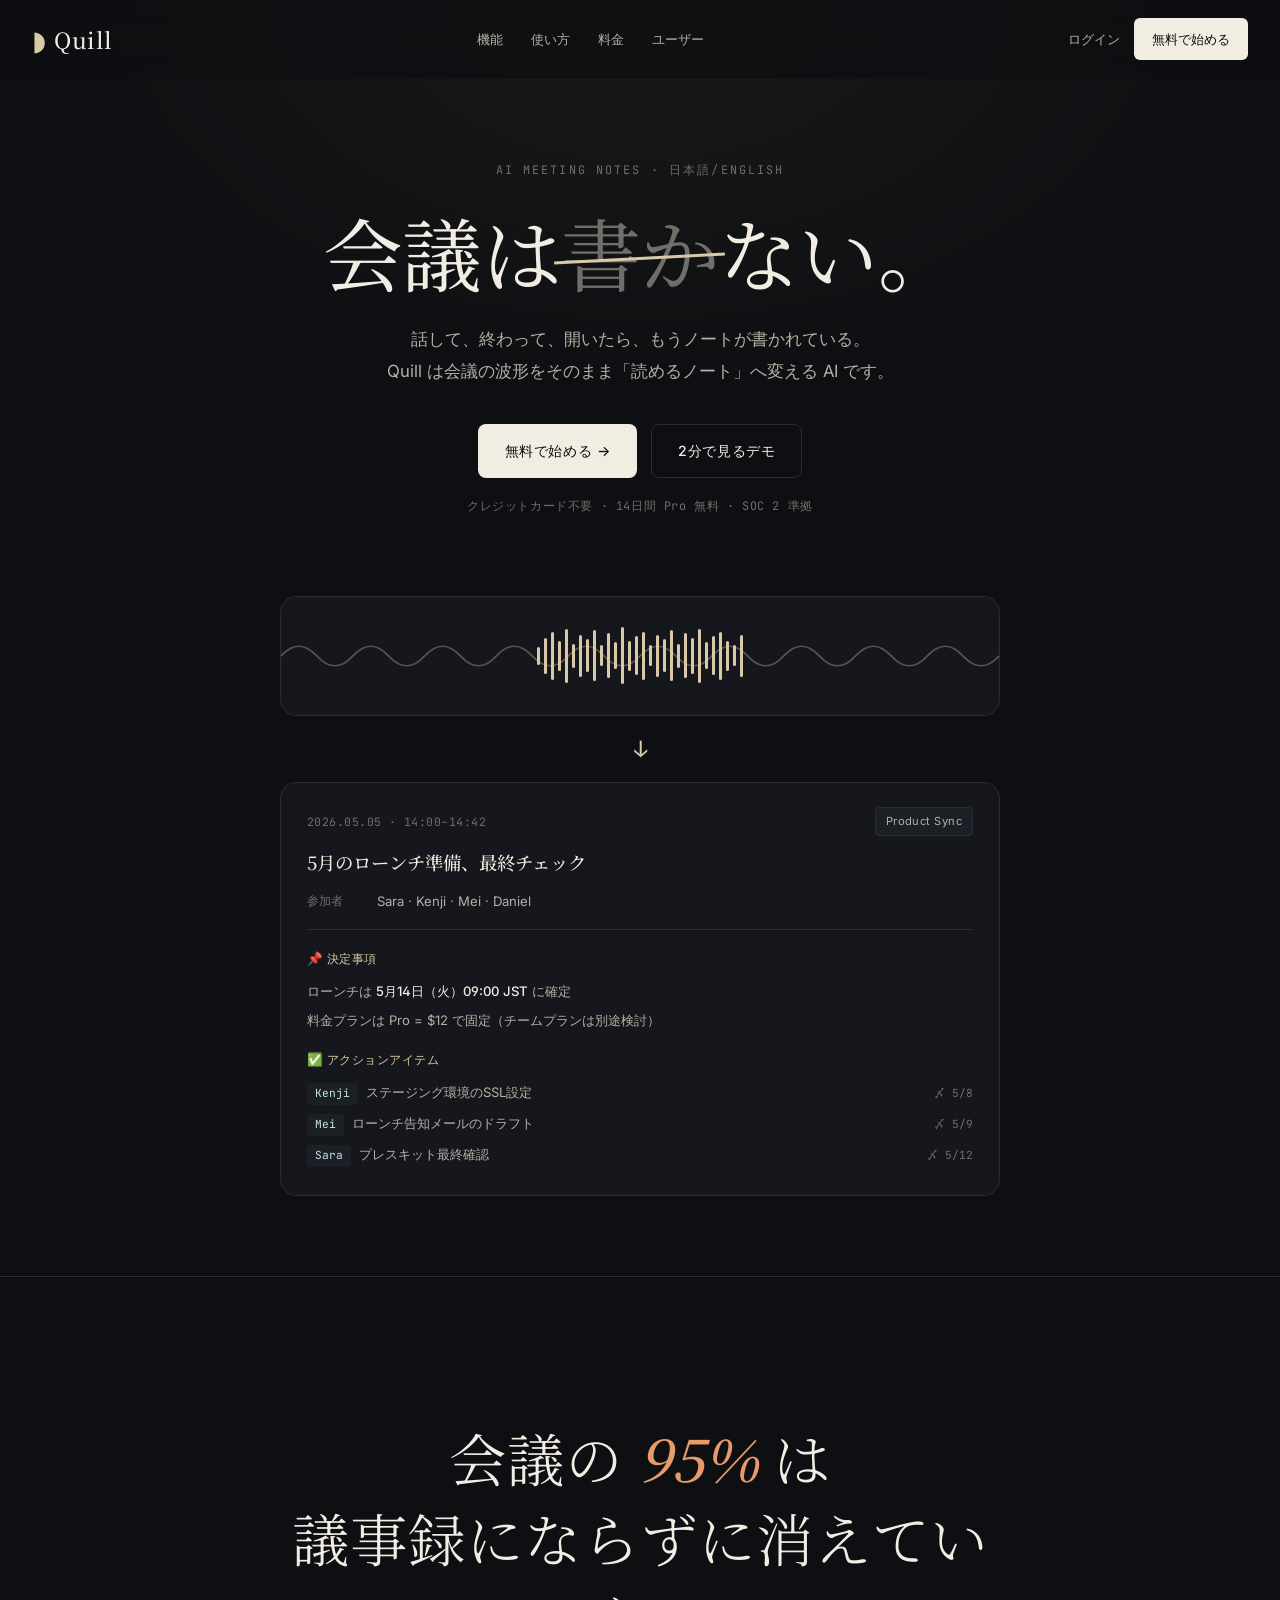
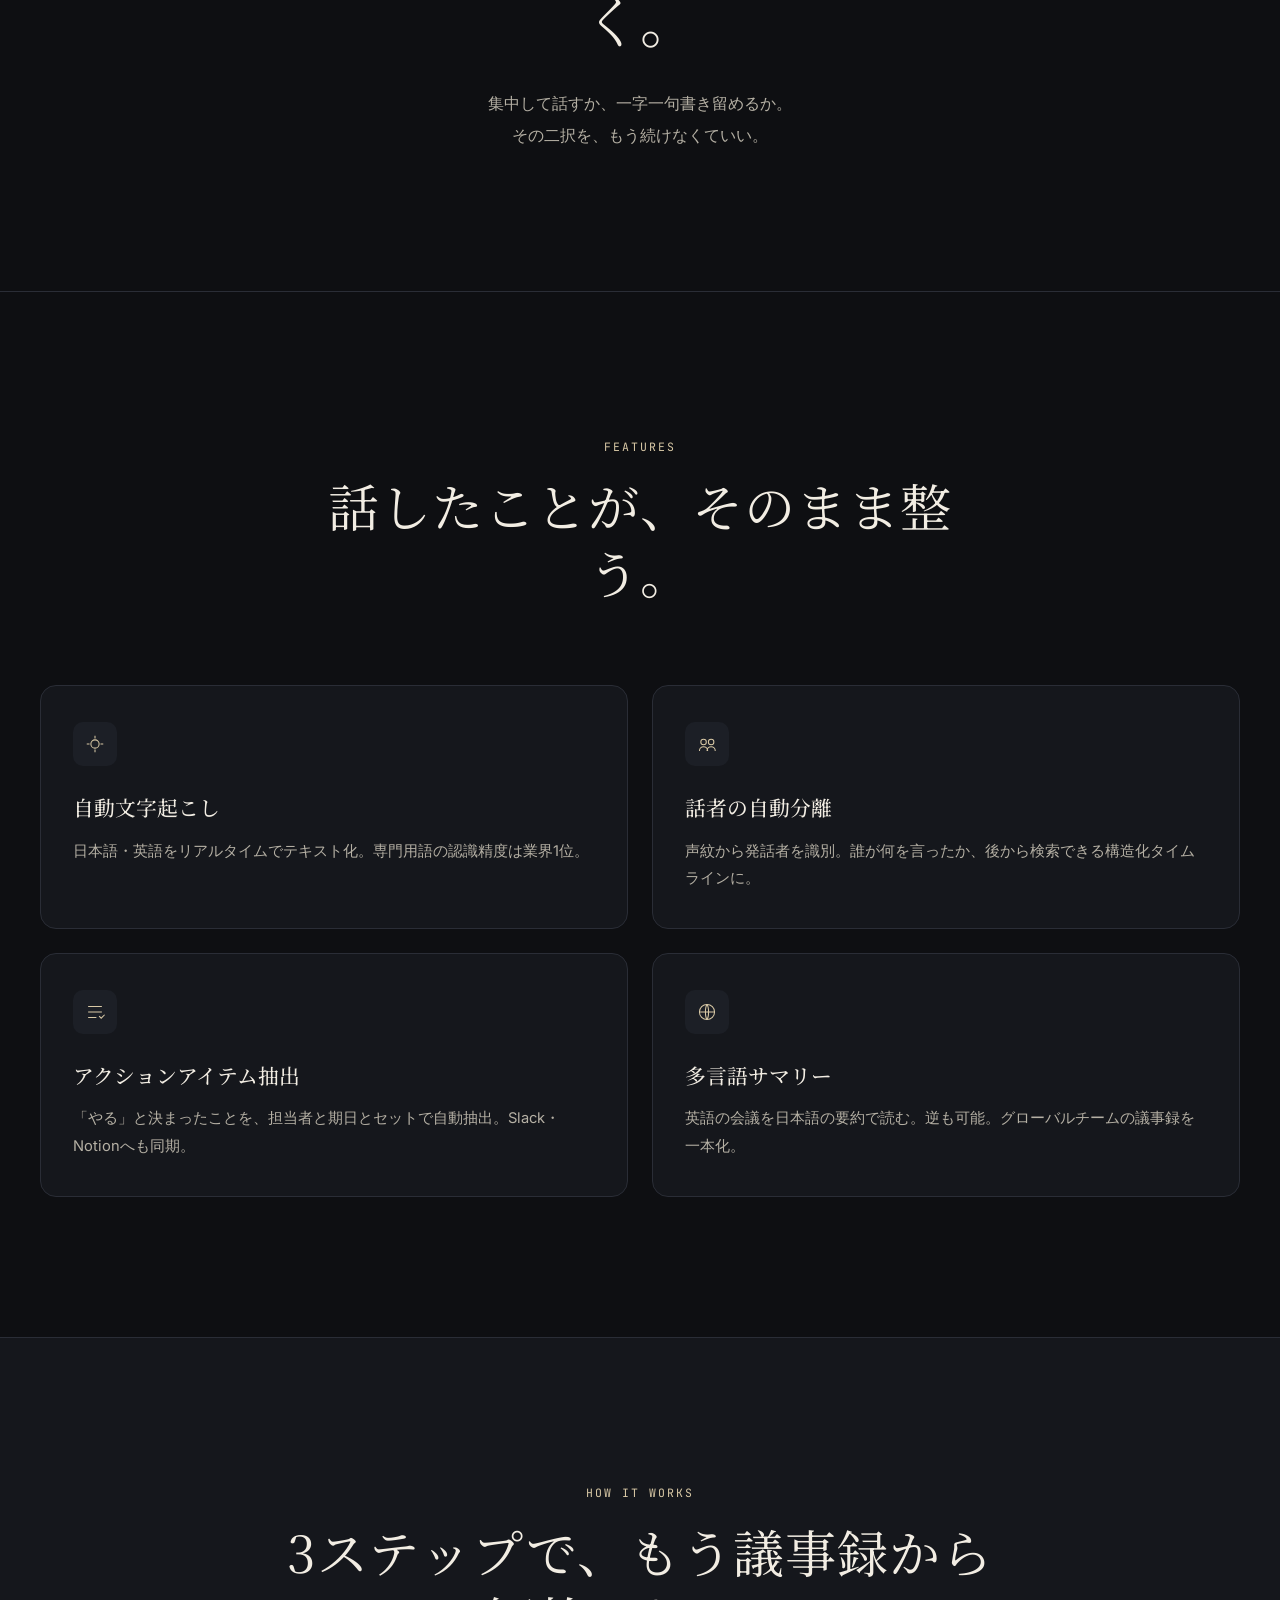
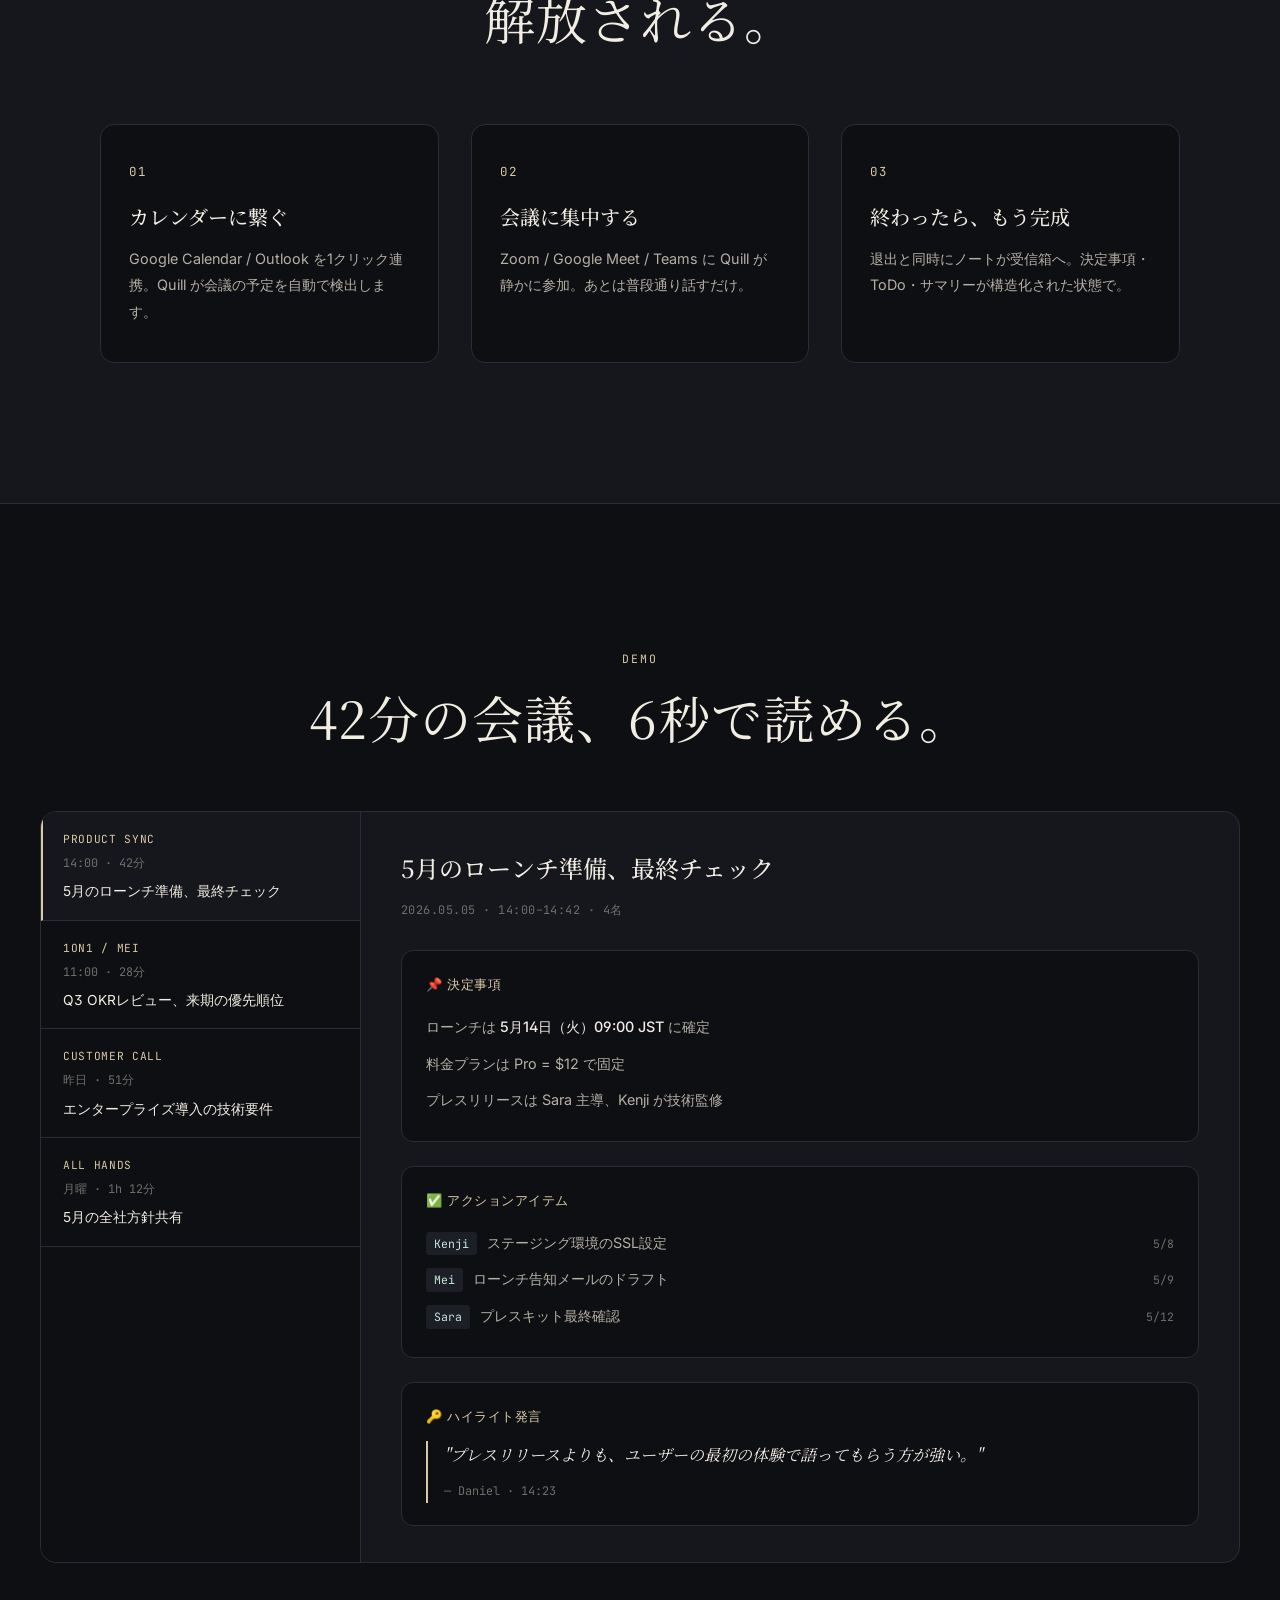
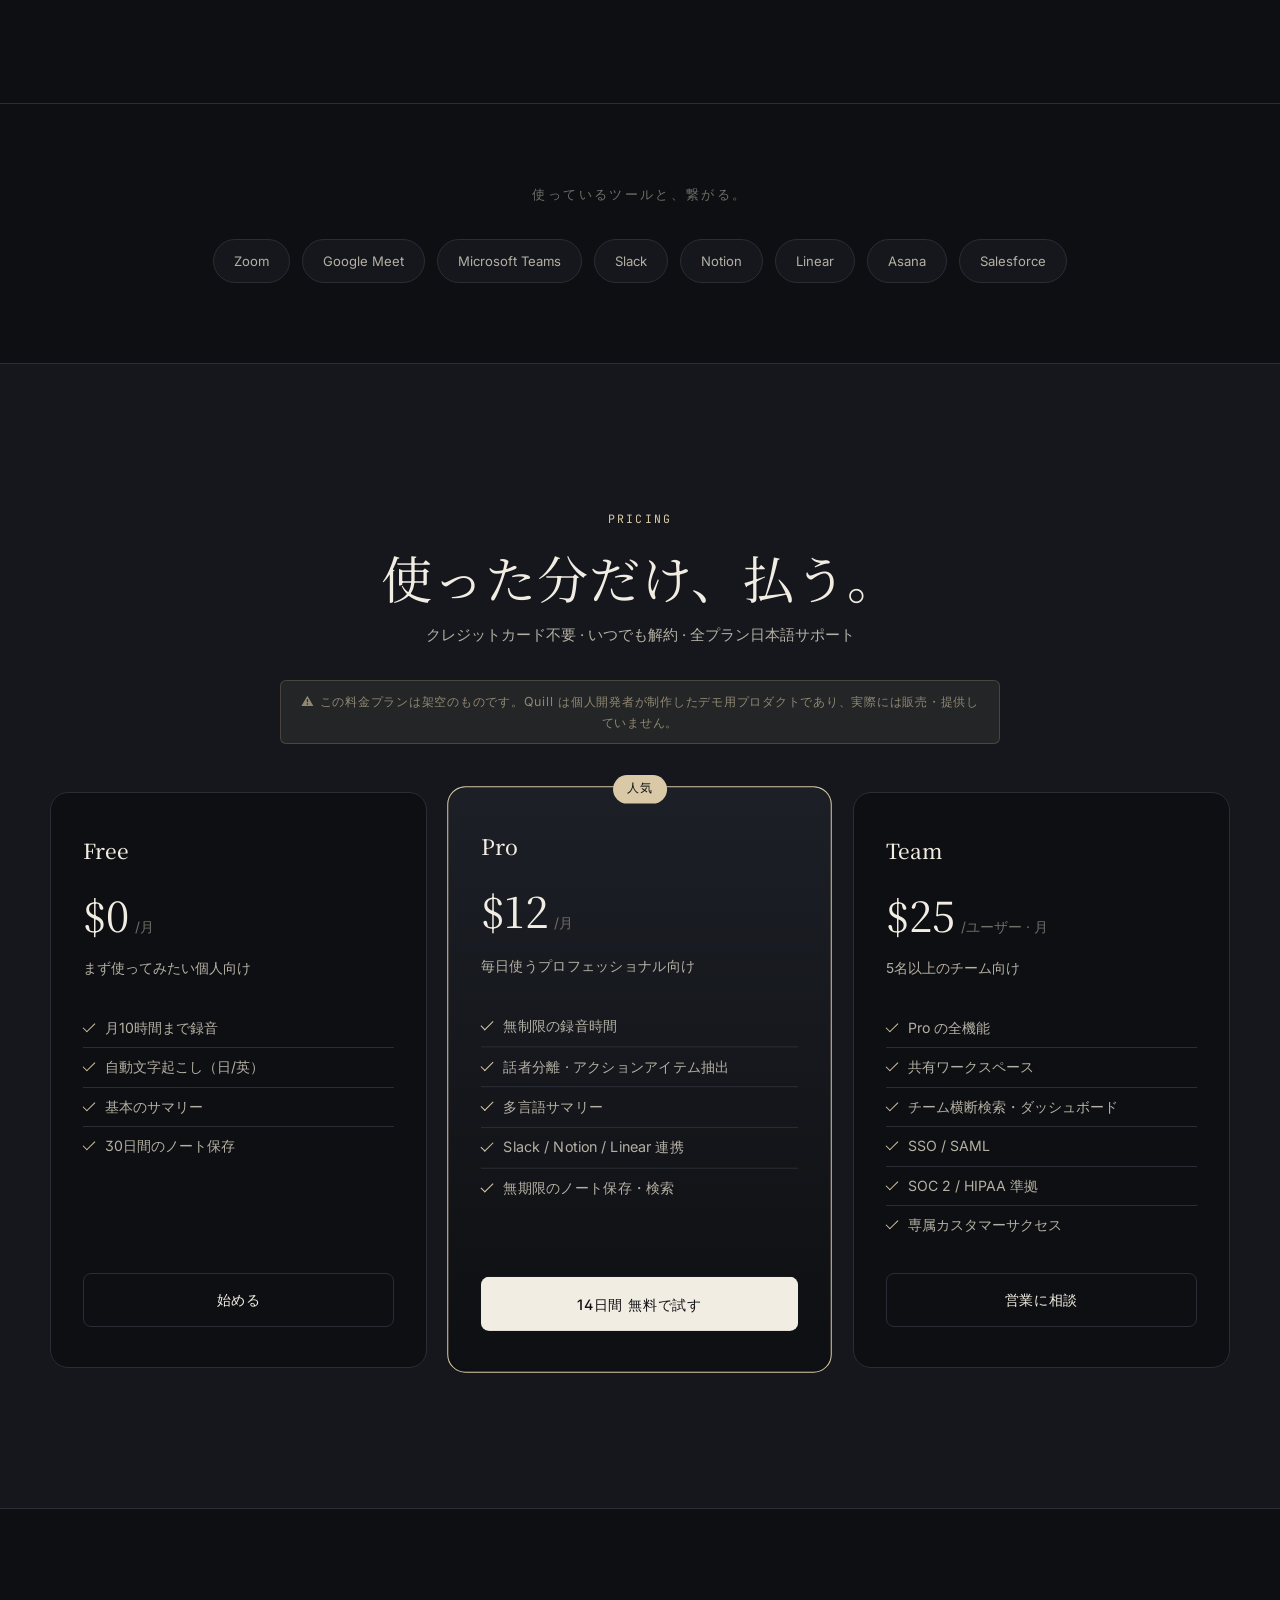
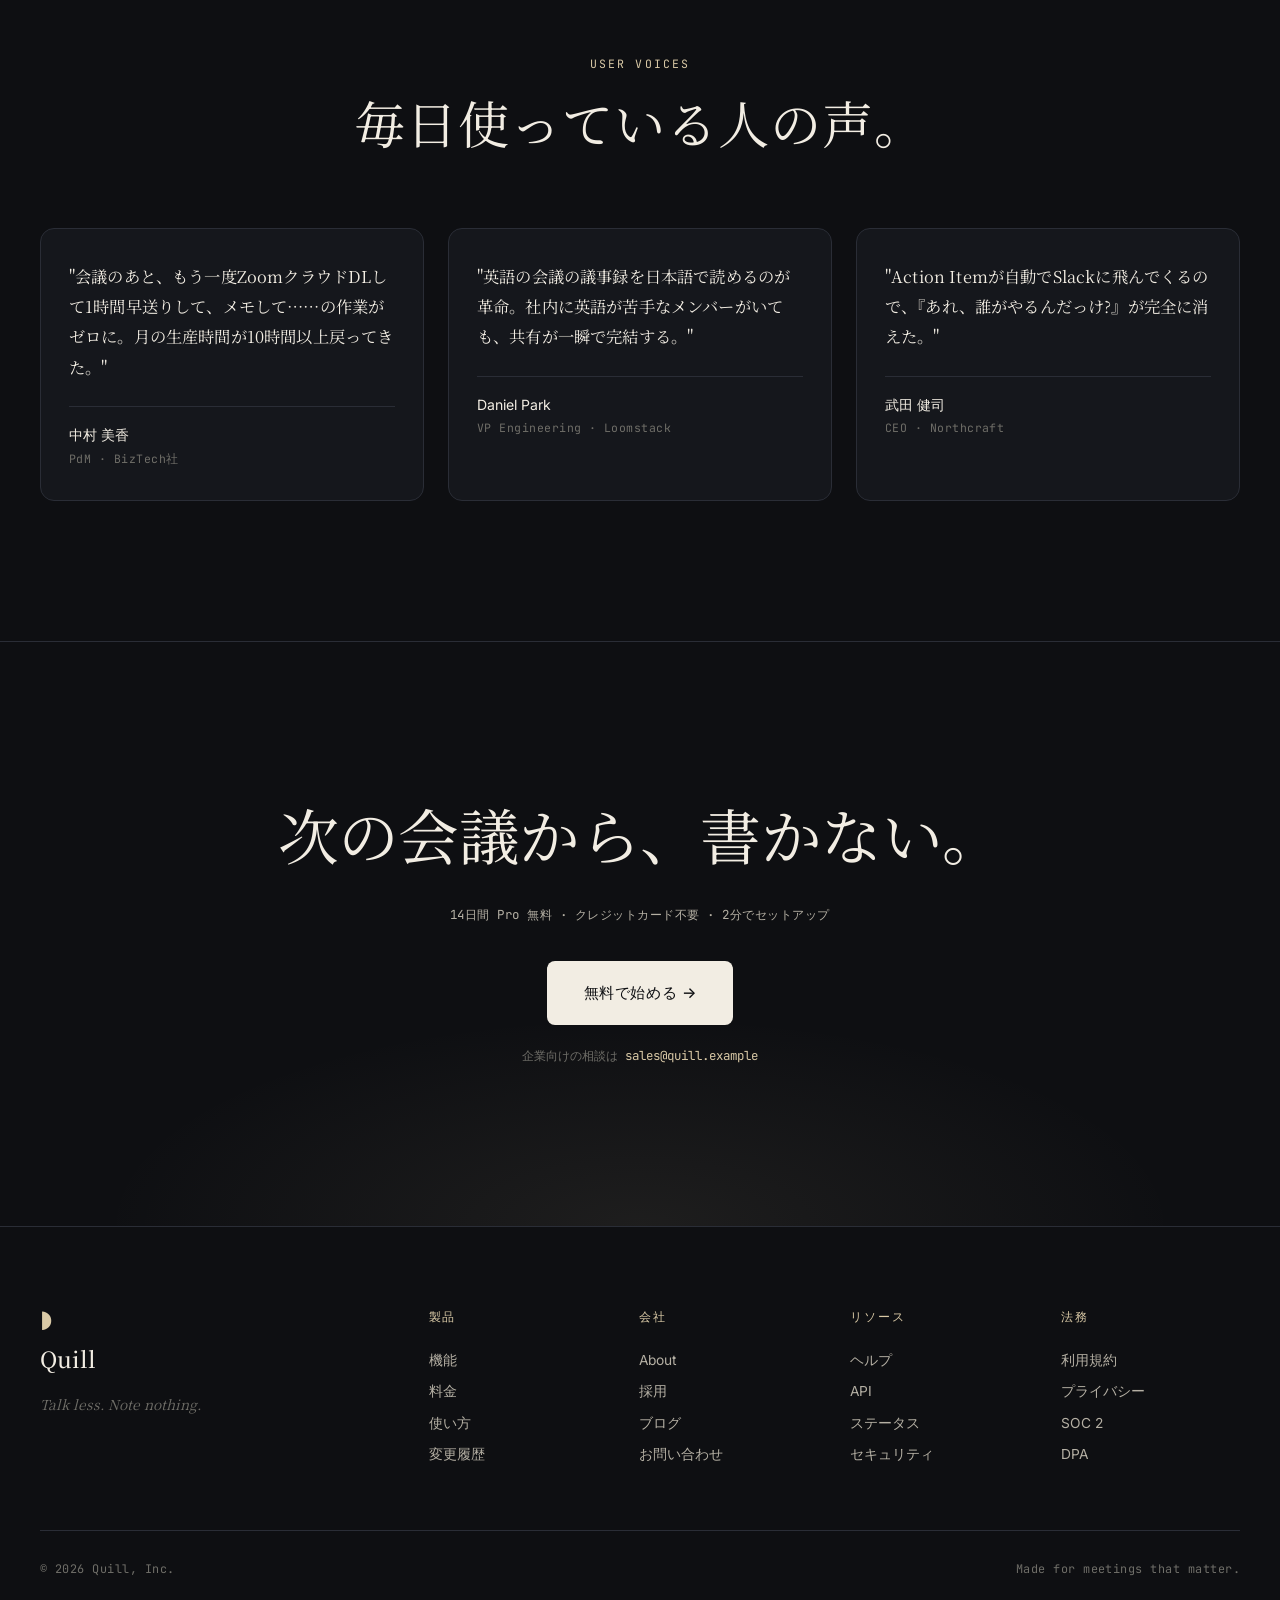
<file: index.html>
<!DOCTYPE html>
<html lang="ja">
<head>
<meta charset="UTF-8">
<meta name="viewport" content="width=device-width,initial-scale=1">
<title>Quill — 会議は書かない。</title>
<meta name="description" content="AI議事録・話者分離・アクションアイテム抽出。Zoom / Google Meet / Teams に常駐し、終わった瞬間に読めるノートが届く。">
<meta property="og:title" content="Quill — 会議は書かない。">
<meta property="og:description" content="AI議事録・話者分離・アクションアイテム抽出。終わった瞬間に読めるノートが届く。">
<meta property="og:type" content="website">
<link rel="preconnect" href="https://fonts.googleapis.com">
<link rel="preconnect" href="https://fonts.gstatic.com" crossorigin>
<link href="https://fonts.googleapis.com/css2?family=Inter:wght@300;400;500;600;700&family=JetBrains+Mono:wght@400;500&family=Noto+Serif+JP:wght@300;400;500&display=swap" rel="stylesheet">
<link rel="stylesheet" href="styles.css">
</head>
<body>

<!-- Nav -->
<header class="nav" id="nav">
  <div class="nav__inner">
    <a href="#" class="nav__logo">
      <span class="nav__logo-mark">◗</span>
      <span class="nav__logo-text">Quill</span>
    </a>
    <nav class="nav__links">
      <a href="#features">機能</a>
      <a href="#how">使い方</a>
      <a href="#pricing">料金</a>
      <a href="#voices">ユーザー</a>
    </nav>
    <div class="nav__actions">
      <a href="#" class="nav__login">ログイン</a>
      <a href="#cta" class="nav__cta">無料で始める</a>
    </div>
  </div>
</header>

<!-- Hero -->
<section class="hero">
  <div class="hero__inner">
    <p class="hero__eyebrow">AI Meeting Notes · 日本語/English</p>
    <h1 class="hero__title">
      会議は<span class="hero__strike">書か</span>ない。
    </h1>
    <p class="hero__sub">
      話して、終わって、開いたら、もうノートが書かれている。<br>
      Quill は会議の波形をそのまま「読めるノート」へ変える AI です。
    </p>
    <div class="hero__cta">
      <a href="#cta" class="btn btn--primary">無料で始める →</a>
      <a href="demo.html" class="btn btn--ghost">2分で見るデモ</a>
    </div>
    <p class="hero__trust">
      クレジットカード不要 · 14日間 Pro 無料 · SOC 2 準拠
    </p>

    <!-- Waveform → Note transformation -->
    <div class="hero-stage" aria-hidden="true">
      <div class="hero-stage__wave">
        <svg viewBox="0 0 600 120" preserveAspectRatio="none" class="wave-svg">
          <path id="wave-path" d="M0,60 Q15,40 30,60 T60,60 T90,60 T120,60 T150,60 T180,60 T210,60 T240,60 T270,60 T300,60 T330,60 T360,60 T390,60 T420,60 T450,60 T480,60 T510,60 T540,60 T570,60 T600,60" fill="none" stroke="currentColor" stroke-width="1.5"/>
        </svg>
        <div class="wave-bars">
          <span></span><span></span><span></span><span></span><span></span>
          <span></span><span></span><span></span><span></span><span></span>
          <span></span><span></span><span></span><span></span><span></span>
          <span></span><span></span><span></span><span></span><span></span>
          <span></span><span></span><span></span><span></span><span></span>
          <span></span><span></span><span></span><span></span><span></span>
        </div>
      </div>
      <div class="hero-stage__arrow">↓</div>
      <div class="hero-stage__note">
        <div class="note__head">
          <span class="note__date">2026.05.05 · 14:00–14:42</span>
          <span class="note__tag">Product Sync</span>
        </div>
        <h3 class="note__title">5月のローンチ準備、最終チェック</h3>
        <div class="note__row">
          <span class="note__label">参加者</span>
          <span class="note__value">Sara · Kenji · Mei · Daniel</span>
        </div>
        <div class="note__section">
          <p class="note__heading">📌 決定事項</p>
          <ul class="note__list">
            <li>ローンチは <strong>5月14日（火）09:00 JST</strong> に確定</li>
            <li>料金プランは Pro = $12 で固定（チームプランは別途検討）</li>
          </ul>
        </div>
        <div class="note__section">
          <p class="note__heading">✅ アクションアイテム</p>
          <ul class="note__list note__list--actions">
            <li><span class="who">Kenji</span> ステージング環境のSSL設定 <span class="due">〆 5/8</span></li>
            <li><span class="who">Mei</span> ローンチ告知メールのドラフト <span class="due">〆 5/9</span></li>
            <li><span class="who">Sara</span> プレスキット最終確認 <span class="due">〆 5/12</span></li>
          </ul>
        </div>
      </div>
    </div>
  </div>
</section>

<!-- Empathy statement -->
<section class="empathy">
  <div class="empathy__inner">
    <p class="empathy__lead">
      会議の <span class="empathy__num">95%</span> は<br>
      議事録にならずに消えていく。
    </p>
    <p class="empathy__sub">
      集中して話すか、一字一句書き留めるか。<br>
      その二択を、もう続けなくていい。
    </p>
  </div>
</section>

<!-- Features -->
<section class="features" id="features">
  <div class="features__header">
    <span class="eyebrow">Features</span>
    <h2 class="section-title">話したことが、そのまま整う。</h2>
  </div>
  <div class="features__grid">
    <article class="feature">
      <div class="feature__icon">
        <svg viewBox="0 0 32 32" fill="none" stroke="currentColor" stroke-width="1.5"><circle cx="16" cy="16" r="6"/><path d="M16 4v4M16 24v4M4 16h4M24 16h4"/></svg>
      </div>
      <h3 class="feature__title">自動文字起こし</h3>
      <p class="feature__desc">日本語・英語をリアルタイムでテキスト化。専門用語の認識精度は業界1位。</p>
    </article>
    <article class="feature">
      <div class="feature__icon">
        <svg viewBox="0 0 32 32" fill="none" stroke="currentColor" stroke-width="1.5"><circle cx="11" cy="13" r="4"/><circle cx="22" cy="13" r="4"/><path d="M5 26c0-3.3 2.7-6 6-6s6 2.7 6 6M16 26c0-3.3 2.7-6 6-6s6 2.7 6 6"/></svg>
      </div>
      <h3 class="feature__title">話者の自動分離</h3>
      <p class="feature__desc">声紋から発話者を識別。誰が何を言ったか、後から検索できる構造化タイムラインに。</p>
    </article>
    <article class="feature">
      <div class="feature__icon">
        <svg viewBox="0 0 32 32" fill="none" stroke="currentColor" stroke-width="1.5"><path d="M6 8h20M6 16h20M6 24h12"/><path d="M22 22l3 3 5-5"/></svg>
      </div>
      <h3 class="feature__title">アクションアイテム抽出</h3>
      <p class="feature__desc">「やる」と決まったことを、担当者と期日とセットで自動抽出。Slack・Notionへも同期。</p>
    </article>
    <article class="feature">
      <div class="feature__icon">
        <svg viewBox="0 0 32 32" fill="none" stroke="currentColor" stroke-width="1.5"><circle cx="16" cy="16" r="11"/><path d="M5 16h22M16 5c3 4 3 18 0 22M16 5c-3 4-3 18 0 22"/></svg>
      </div>
      <h3 class="feature__title">多言語サマリー</h3>
      <p class="feature__desc">英語の会議を日本語の要約で読む。逆も可能。グローバルチームの議事録を一本化。</p>
    </article>
  </div>
</section>

<!-- How it works -->
<section class="how" id="how">
  <div class="how__header">
    <span class="eyebrow">How it works</span>
    <h2 class="section-title">3ステップで、もう議事録から解放される。</h2>
  </div>
  <div class="how__steps">
    <div class="step">
      <div class="step__num">01</div>
      <h3 class="step__title">カレンダーに繋ぐ</h3>
      <p class="step__desc">Google Calendar / Outlook を1クリック連携。Quill が会議の予定を自動で検出します。</p>
    </div>
    <div class="step">
      <div class="step__num">02</div>
      <h3 class="step__title">会議に集中する</h3>
      <p class="step__desc">Zoom / Google Meet / Teams に Quill が静かに参加。あとは普段通り話すだけ。</p>
    </div>
    <div class="step">
      <div class="step__num">03</div>
      <h3 class="step__title">終わったら、もう完成</h3>
      <p class="step__desc">退出と同時にノートが受信箱へ。決定事項・ToDo・サマリーが構造化された状態で。</p>
    </div>
  </div>
</section>

<!-- Demo -->
<section class="demo" id="demo">
  <div class="demo__header">
    <span class="eyebrow">Demo</span>
    <h2 class="section-title">42分の会議、6秒で読める。</h2>
  </div>
  <div class="demo__inner">
    <div class="demo__sidebar">
      <div class="demo__sidebar-item is-active">
        <span class="demo__sidebar-tag">Product Sync</span>
        <span class="demo__sidebar-time">14:00 · 42分</span>
        <span class="demo__sidebar-summary">5月のローンチ準備、最終チェック</span>
      </div>
      <div class="demo__sidebar-item">
        <span class="demo__sidebar-tag">1on1 / Mei</span>
        <span class="demo__sidebar-time">11:00 · 28分</span>
        <span class="demo__sidebar-summary">Q3 OKRレビュー、来期の優先順位</span>
      </div>
      <div class="demo__sidebar-item">
        <span class="demo__sidebar-tag">Customer Call</span>
        <span class="demo__sidebar-time">昨日 · 51分</span>
        <span class="demo__sidebar-summary">エンタープライズ導入の技術要件</span>
      </div>
      <div class="demo__sidebar-item">
        <span class="demo__sidebar-tag">All Hands</span>
        <span class="demo__sidebar-time">月曜 · 1h 12分</span>
        <span class="demo__sidebar-summary">5月の全社方針共有</span>
      </div>
    </div>
    <div class="demo__main">
      <div class="demo__main-head">
        <h3>5月のローンチ準備、最終チェック</h3>
        <span class="demo__main-meta">2026.05.05 · 14:00–14:42 · 4名</span>
      </div>
      <div class="demo__main-body">
        <div class="demo__panel">
          <p class="demo__panel-title">📌 決定事項</p>
          <ul>
            <li>ローンチは <strong>5月14日（火）09:00 JST</strong> に確定</li>
            <li>料金プランは Pro = $12 で固定</li>
            <li>プレスリリースは Sara 主導、Kenji が技術監修</li>
          </ul>
        </div>
        <div class="demo__panel">
          <p class="demo__panel-title">✅ アクションアイテム</p>
          <ul class="demo__panel--actions">
            <li><span class="who">Kenji</span> ステージング環境のSSL設定 <span class="due">5/8</span></li>
            <li><span class="who">Mei</span> ローンチ告知メールのドラフト <span class="due">5/9</span></li>
            <li><span class="who">Sara</span> プレスキット最終確認 <span class="due">5/12</span></li>
          </ul>
        </div>
        <div class="demo__panel">
          <p class="demo__panel-title">🔑 ハイライト発言</p>
          <blockquote>
            <p>"プレスリリースよりも、ユーザーの最初の体験で語ってもらう方が強い。"</p>
            <cite>— Daniel · 14:23</cite>
          </blockquote>
        </div>
      </div>
    </div>
  </div>
</section>

<!-- Integrations -->
<section class="integrations">
  <p class="integrations__title">使っているツールと、繋がる。</p>
  <div class="integrations__row">
    <span class="integration-chip">Zoom</span>
    <span class="integration-chip">Google Meet</span>
    <span class="integration-chip">Microsoft Teams</span>
    <span class="integration-chip">Slack</span>
    <span class="integration-chip">Notion</span>
    <span class="integration-chip">Linear</span>
    <span class="integration-chip">Asana</span>
    <span class="integration-chip">Salesforce</span>
  </div>
</section>

<!-- Pricing -->
<section class="pricing" id="pricing">
  <div class="pricing__header">
    <span class="eyebrow">Pricing</span>
    <h2 class="section-title">使った分だけ、払う。</h2>
    <p class="pricing__sub">クレジットカード不要 · いつでも解約 · 全プラン日本語サポート</p>
  </div>
  <div style="max-width:720px;margin:-40px auto 48px;text-align:center;">
    <p style="display:inline-block;background:rgba(217,201,166,0.08);border:1px solid rgba(217,201,166,0.2);border-radius:6px;padding:10px 20px;font-size:0.78rem;color:rgba(217,201,166,0.6);letter-spacing:0.06em;">
      ⚠️ この料金プランは架空のものです。Quill は個人開発者が制作したデモ用プロダクトであり、実際には販売・提供していません。
    </p>
  </div>
  <div class="pricing__grid">
    <article class="plan">
      <h3 class="plan__name">Free</h3>
      <p class="plan__price"><span class="plan__amount">$0</span><span class="plan__per">/月</span></p>
      <p class="plan__desc">まず使ってみたい個人向け</p>
      <ul class="plan__list">
        <li>月10時間まで録音</li>
        <li>自動文字起こし（日/英）</li>
        <li>基本のサマリー</li>
        <li>30日間のノート保存</li>
      </ul>
      <a href="#cta" class="btn btn--ghost btn--full">始める</a>
    </article>
    <article class="plan plan--featured">
      <span class="plan__badge">人気</span>
      <h3 class="plan__name">Pro</h3>
      <p class="plan__price"><span class="plan__amount">$12</span><span class="plan__per">/月</span></p>
      <p class="plan__desc">毎日使うプロフェッショナル向け</p>
      <ul class="plan__list">
        <li>無制限の録音時間</li>
        <li>話者分離 · アクションアイテム抽出</li>
        <li>多言語サマリー</li>
        <li>Slack / Notion / Linear 連携</li>
        <li>無期限のノート保存・検索</li>
      </ul>
      <a href="#cta" class="btn btn--primary btn--full">14日間 無料で試す</a>
    </article>
    <article class="plan">
      <h3 class="plan__name">Team</h3>
      <p class="plan__price"><span class="plan__amount">$25</span><span class="plan__per">/ユーザー · 月</span></p>
      <p class="plan__desc">5名以上のチーム向け</p>
      <ul class="plan__list">
        <li>Pro の全機能</li>
        <li>共有ワークスペース</li>
        <li>チーム横断検索・ダッシュボード</li>
        <li>SSO / SAML</li>
        <li>SOC 2 / HIPAA 準拠</li>
        <li>専属カスタマーサクセス</li>
      </ul>
      <a href="#cta" class="btn btn--ghost btn--full">営業に相談</a>
    </article>
  </div>
</section>

<!-- Voices -->
<section class="voices" id="voices">
  <div class="voices__header">
    <span class="eyebrow">User Voices</span>
    <h2 class="section-title">毎日使っている人の声。</h2>
  </div>
  <div class="voices__grid">
    <blockquote class="voice">
      <p>"会議のあと、もう一度ZoomクラウドDLして1時間早送りして、メモして……の作業がゼロに。月の生産時間が10時間以上戻ってきた。"</p>
      <footer>
        <span class="voice__name">中村 美香</span>
        <span class="voice__role">PdM · BizTech社</span>
      </footer>
    </blockquote>
    <blockquote class="voice">
      <p>"英語の会議の議事録を日本語で読めるのが革命。社内に英語が苦手なメンバーがいても、共有が一瞬で完結する。"</p>
      <footer>
        <span class="voice__name">Daniel Park</span>
        <span class="voice__role">VP Engineering · Loomstack</span>
      </footer>
    </blockquote>
    <blockquote class="voice">
      <p>"Action Itemが自動でSlackに飛んでくるので、『あれ、誰がやるんだっけ?』が完全に消えた。"</p>
      <footer>
        <span class="voice__name">武田 健司</span>
        <span class="voice__role">CEO · Northcraft</span>
      </footer>
    </blockquote>
  </div>
</section>

<!-- Final CTA -->
<section class="cta" id="cta">
  <div class="cta__inner">
    <h2 class="cta__title">次の会議から、書かない。</h2>
    <p class="cta__sub">14日間 Pro 無料 · クレジットカード不要 · 2分でセットアップ</p>
    <a href="#" class="btn btn--primary btn--lg">無料で始める →</a>
    <p class="cta__note">企業向けの相談は <a href="#">sales@quill.example</a></p>
  </div>
</section>

<!-- Footer -->
<footer class="ft">
  <div class="ft__inner">
    <div class="ft__brand">
      <span class="nav__logo-mark">◗</span>
      <span class="ft__logo-text">Quill</span>
      <p class="ft__tagline">Talk less. Note nothing.</p>
    </div>
    <div class="ft__cols">
      <div class="ft__col">
        <h4>製品</h4>
        <a href="#features">機能</a>
        <a href="#pricing">料金</a>
        <a href="#how">使い方</a>
        <a href="#">変更履歴</a>
      </div>
      <div class="ft__col">
        <h4>会社</h4>
        <a href="#">About</a>
        <a href="#">採用</a>
        <a href="#">ブログ</a>
        <a href="#">お問い合わせ</a>
      </div>
      <div class="ft__col">
        <h4>リソース</h4>
        <a href="#">ヘルプ</a>
        <a href="#">API</a>
        <a href="#">ステータス</a>
        <a href="#">セキュリティ</a>
      </div>
      <div class="ft__col">
        <h4>法務</h4>
        <a href="#">利用規約</a>
        <a href="#">プライバシー</a>
        <a href="#">SOC 2</a>
        <a href="#">DPA</a>
      </div>
    </div>
  </div>
  <div class="ft__bottom">
    <span>© 2026 Quill, Inc.</span>
    <span>Made for meetings that matter.</span>
  </div>
</footer>

<script src="js/main.js"></script>
</body>
</html>
</file>
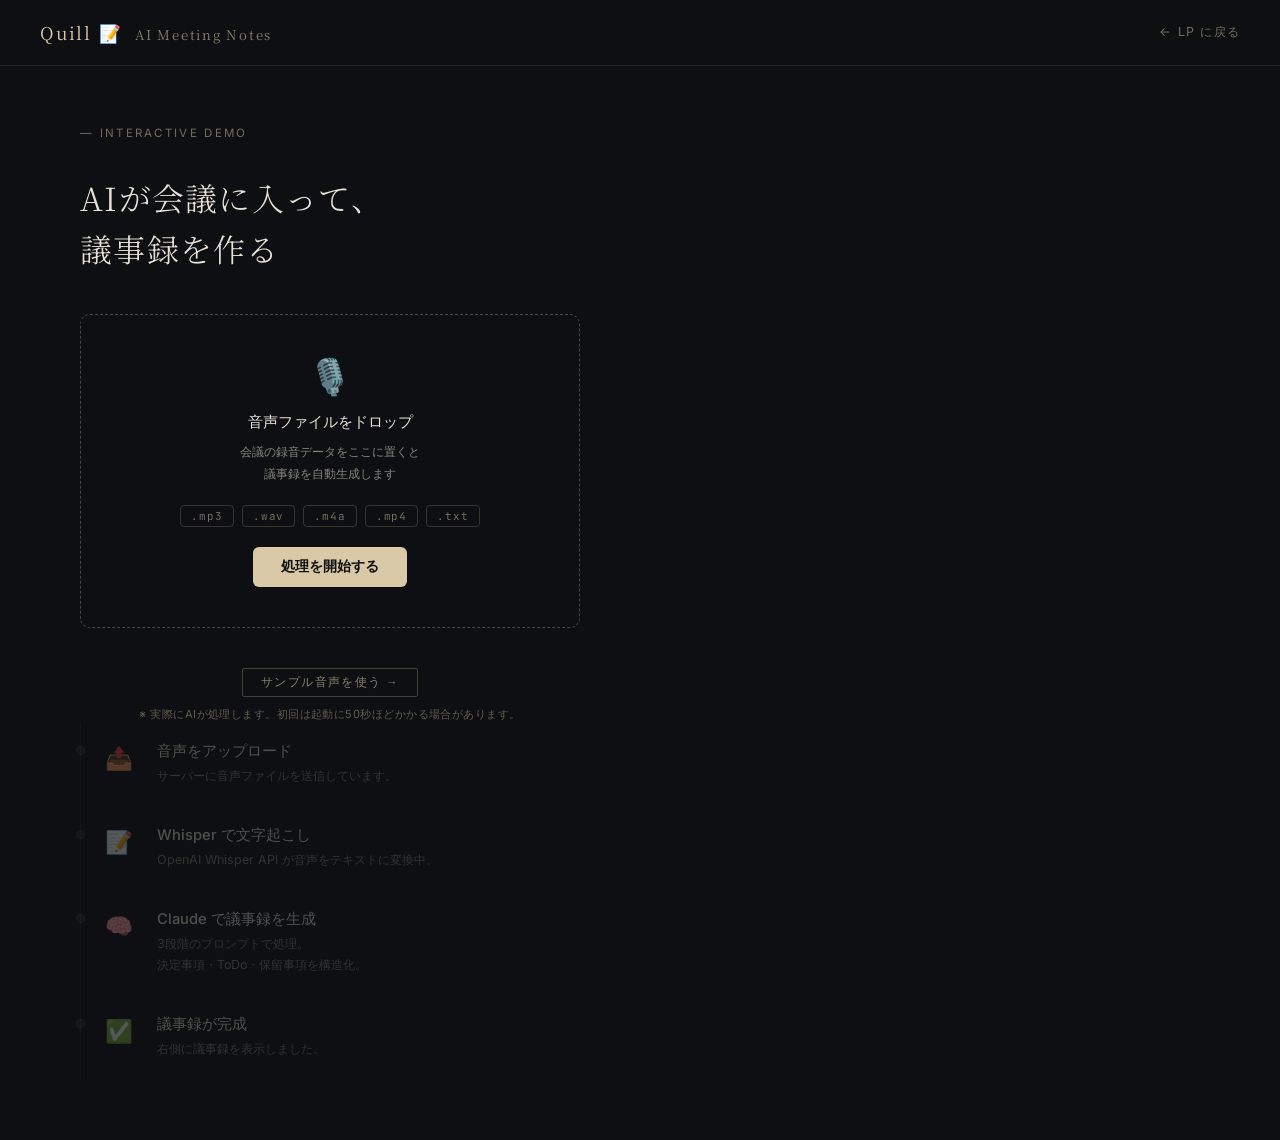
<file: demo.html>
<!DOCTYPE html>
<html lang="ja">
<head>
<meta charset="UTF-8">
<meta name="viewport" content="width=device-width,initial-scale=1">
<title>Demo — Quill</title>
<link rel="preconnect" href="https://fonts.googleapis.com">
<link href="https://fonts.googleapis.com/css2?family=Inter:wght@300;400;500;600&family=JetBrains+Mono:wght@400;500&family=Noto+Serif+JP:wght@300;400;500&display=swap" rel="stylesheet">
<style>
*, *::before, *::after { box-sizing: border-box; margin: 0; padding: 0; }

:root {
  --bg: #0E0F12;
  --surface: #16181D;
  --border: rgba(217,201,166,0.12);
  --gold: #D9C9A6;
  --gold-dim: rgba(217,201,166,0.5);
  --text: #E8E2D6;
  --text-dim: rgba(232,226,214,0.55);
  --mono: 'JetBrains Mono', monospace;
  --sans: 'Inter', sans-serif;
  --jp: 'Noto Serif JP', serif;
}

body {
  background: var(--bg);
  color: var(--text);
  font-family: var(--sans);
  min-height: 100vh;
  display: flex;
  flex-direction: column;
}

/* NAV */
nav {
  display: flex;
  align-items: center;
  justify-content: space-between;
  padding: 20px 40px;
  border-bottom: 1px solid var(--border);
}
.nav-logo {
  font-family: var(--jp);
  font-size: 1.1rem;
  color: var(--gold);
  letter-spacing: 0.1em;
  text-decoration: none;
}
.nav-logo span { font-size: 0.75em; opacity: 0.6; margin-left: 6px; }
.nav-back {
  font-size: 0.78rem;
  color: var(--gold-dim);
  text-decoration: none;
  letter-spacing: 0.1em;
  transition: color 0.2s;
}
.nav-back:hover { color: var(--gold); }

/* MAIN */
main {
  flex: 1;
  display: grid;
  grid-template-columns: 1fr 1fr;
  gap: 0;
  max-width: 1200px;
  margin: 0 auto;
  width: 100%;
  padding: 60px 40px;
  align-items: start;
}

/* LEFT — input + steps */
.left { padding-right: 60px; }

.demo-label {
  font-size: 0.72rem;
  letter-spacing: 0.2em;
  color: var(--gold-dim);
  text-transform: uppercase;
  margin-bottom: 32px;
}

h1 {
  font-family: var(--jp);
  font-size: clamp(1.4rem, 2.5vw, 2rem);
  font-weight: 300;
  color: var(--text);
  line-height: 1.6;
  margin-bottom: 40px;
  letter-spacing: 0.04em;
}

.drop-zone {
  border: 1.5px dashed rgba(217,201,166,0.3);
  border-radius: 10px;
  padding: 40px 32px;
  text-align: center;
  margin-bottom: 40px;
  cursor: pointer;
  transition: border-color 0.2s, background 0.2s;
  position: relative;
}
.drop-zone:hover,
.drop-zone.drag-over {
  border-color: rgba(217,201,166,0.7);
  background: rgba(217,201,166,0.04);
}
.drop-zone.has-file {
  border-color: rgba(217,201,166,0.6);
  background: rgba(217,201,166,0.06);
}
.drop-icon {
  font-size: 2.2rem;
  margin-bottom: 14px;
  display: block;
  opacity: 0.7;
}
.drop-title {
  font-size: 0.95rem;
  color: var(--text);
  font-weight: 500;
  margin-bottom: 8px;
}
.drop-sub {
  font-size: 0.75rem;
  color: var(--text-dim);
  line-height: 1.8;
  margin-bottom: 20px;
}
.drop-types {
  display: flex;
  gap: 8px;
  justify-content: center;
  flex-wrap: wrap;
  margin-bottom: 20px;
}
.drop-type {
  font-family: var(--mono);
  font-size: 0.68rem;
  color: var(--gold-dim);
  border: 1px solid rgba(217,201,166,0.2);
  border-radius: 4px;
  padding: 3px 10px;
  letter-spacing: 0.08em;
}
.drop-btn {
  background: var(--gold);
  color: #0E0F12;
  border: none;
  border-radius: 6px;
  padding: 11px 28px;
  font-family: var(--sans);
  font-size: 0.85rem;
  font-weight: 600;
  cursor: pointer;
  transition: opacity 0.2s;
  display: block;
  margin: 0 auto;
}
.drop-btn:hover { opacity: 0.85; }
.drop-btn:disabled { opacity: 0.4; cursor: not-allowed; }
.file-name {
  font-family: var(--mono);
  font-size: 0.78rem;
  color: var(--gold);
  margin-top: 12px;
  display: none;
}
.has-file .file-name { display: block; }
.has-file .drop-icon { opacity: 1; }
input[type="file"] {
  display: none;
}
.drop-file-label {
  cursor: pointer;
  display: block;
}

/* STEPS */
.steps { display: flex; flex-direction: column; gap: 0; }

.step {
  display: flex;
  gap: 20px;
  align-items: flex-start;
  padding: 20px 0;
  border-left: 1px solid var(--border);
  padding-left: 24px;
  position: relative;
  opacity: 0.3;
  transition: opacity 0.4s;
}
.step.active { opacity: 1; }
.step.done { opacity: 0.6; }

.step::before {
  content: '';
  position: absolute;
  left: -5px;
  top: 24px;
  width: 9px;
  height: 9px;
  border-radius: 50%;
  background: var(--border);
  border: 1px solid var(--border);
  transition: background 0.3s, border-color 0.3s;
}
.step.active::before {
  background: var(--gold);
  border-color: var(--gold);
  box-shadow: 0 0 10px rgba(217,201,166,0.4);
}
.step.done::before {
  background: rgba(217,201,166,0.4);
  border-color: rgba(217,201,166,0.4);
}

.step-icon {
  font-size: 1.4rem;
  width: 32px;
  flex-shrink: 0;
  margin-top: 2px;
}
.step-body {}
.step-title {
  font-size: 0.92rem;
  font-weight: 500;
  color: var(--text);
  margin-bottom: 4px;
}
.step-desc {
  font-size: 0.78rem;
  color: var(--text-dim);
  line-height: 1.7;
}
.step-time {
  font-family: var(--mono);
  font-size: 0.72rem;
  color: var(--gold);
  margin-top: 6px;
  display: none;
}
.step.done .step-time { display: block; }

/* spinner */
.spinner {
  display: inline-block;
  width: 12px;
  height: 12px;
  border: 1.5px solid rgba(217,201,166,0.3);
  border-top-color: var(--gold);
  border-radius: 50%;
  animation: spin 0.8s linear infinite;
  vertical-align: middle;
  margin-right: 6px;
  display: none;
}
.step.active .spinner { display: inline-block; }
@keyframes spin { to { transform: rotate(360deg); } }

/* RIGHT — output */
.right {
  position: sticky;
  top: 60px;
}

.output-panel {
  background: var(--surface);
  border: 1px solid var(--border);
  border-radius: 8px;
  overflow: hidden;
  opacity: 0;
  transform: translateY(16px);
  transition: opacity 0.5s, transform 0.5s;
}
.output-panel.visible {
  opacity: 1;
  transform: translateY(0);
}

.output-topbar {
  background: #1C1C1E;
  padding: 14px 20px;
  display: flex;
  align-items: center;
  gap: 12px;
  border-bottom: 1px solid var(--border);
}
.output-topbar-dot {
  display: flex;
  gap: 6px;
}
.output-topbar-dot span {
  width: 10px;
  height: 10px;
  border-radius: 50%;
  background: rgba(255,255,255,0.1);
}
.output-topbar-title {
  font-size: 0.75rem;
  color: var(--text-dim);
  flex: 1;
  text-align: center;
  letter-spacing: 0.08em;
}

.email-preview {
  font-family: var(--sans);
}
.email-header {
  background: #1C1C1E;
  padding: 20px 24px;
}
.email-header h2 {
  color: #D4AF5A;
  font-size: 1rem;
  font-weight: 500;
  letter-spacing: 0.05em;
  margin-bottom: 4px;
}
.email-header p {
  color: rgba(255,255,255,0.4);
  font-size: 0.72rem;
  letter-spacing: 0.05em;
}
.email-meta {
  background: #F9F7F2;
  padding: 12px 24px;
  font-size: 0.75rem;
  color: #666;
  border-bottom: 1px solid #EEE;
  display: flex;
  gap: 16px;
  flex-wrap: wrap;
}
.email-body { padding: 20px 24px; background: #fff; }
.email-section { margin-bottom: 20px; }
.email-section h3 {
  font-size: 0.7rem;
  font-weight: 600;
  color: #1C1C1E;
  letter-spacing: 0.12em;
  text-transform: uppercase;
  border-bottom: 2px solid #D4AF5A;
  padding-bottom: 5px;
  margin-bottom: 10px;
}
.email-summary {
  background: #F9F7F2;
  border-left: 3px solid #D4AF5A;
  padding: 12px 16px;
  font-size: 0.78rem;
  color: #333;
  line-height: 1.8;
  border-radius: 0 3px 3px 0;
}
.email-list {
  list-style: none;
  padding: 0;
}
.email-list li {
  font-size: 0.78rem;
  color: #333;
  padding: 5px 0;
  border-bottom: 1px solid #F0EDE8;
  line-height: 1.7;
  display: flex;
  gap: 10px;
}
.email-list li::before {
  content: '–';
  color: #D4AF5A;
  flex-shrink: 0;
}
.email-footer {
  background: #F9F7F2;
  padding: 12px 24px;
  text-align: center;
  font-size: 0.68rem;
  color: #999;
  border-top: 1px solid #EEE;
}
.email-badge {
  display: inline-block;
  background: #1C1C1E;
  color: #D4AF5A;
  font-size: 0.65rem;
  padding: 2px 8px;
  border-radius: 3px;
  letter-spacing: 0.1em;
  margin-left: 8px;
}

/* idle state */
.idle-state {
  padding: 60px 32px;
  text-align: center;
  color: var(--text-dim);
  font-size: 0.85rem;
  line-height: 1.8;
}
.idle-state .idle-icon { font-size: 2.4rem; margin-bottom: 16px; opacity: 0.4; }

/* complete badge */
.complete-badge {
  display: none;
  align-items: center;
  gap: 8px;
  background: rgba(217,201,166,0.08);
  border: 1px solid rgba(217,201,166,0.2);
  border-radius: 6px;
  padding: 10px 16px;
  margin-bottom: 32px;
  font-size: 0.82rem;
  color: var(--gold);
}
.complete-badge.show { display: flex; }

.mobile-only { display: none; }

@media (max-width: 768px) {
  main { grid-template-columns: 1fr; padding: 40px 20px; }
  .left { padding-right: 0; margin-bottom: 48px; }
  .right { position: static; }
  .mobile-only { display: block; }
  .desktop-only { display: none; }
}
</style>
</head>
<body>

<nav>
  <a href="index.html" class="nav-logo">Quill 📝 <span>AI Meeting Notes</span></a>
  <a href="index.html" class="nav-back">← LP に戻る</a>
</nav>

<main>
  <!-- LEFT -->
  <div class="left">
    <p class="demo-label">— Interactive Demo</p>
    <h1>AIが会議に入って、<br>議事録を作る</h1>

    <div class="drop-zone" id="dropZone">
      <input type="file" id="fileInput" accept=".mp3,.wav,.m4a,.mp4,.txt" onchange="onFileSelect(this)">
      <label for="fileInput" class="drop-file-label">
        <span class="drop-icon">🎙️</span>
        <p class="drop-title desktop-only">音声ファイルをドロップ</p>
        <p class="drop-title mobile-only">タップしてファイルを選ぶ</p>
        <p class="drop-sub desktop-only">会議の録音データをここに置くと<br>議事録を自動生成します</p>
        <p class="drop-sub mobile-only">会議の録音データを選択すると<br>議事録を自動生成します</p>
        <div class="drop-types">
          <span class="drop-type">.mp3</span>
          <span class="drop-type">.wav</span>
          <span class="drop-type">.m4a</span>
          <span class="drop-type">.mp4</span>
          <span class="drop-type">.txt</span>
        </div>
      </label>
      <button class="drop-btn" id="startBtn">処理を開始する</button>
      <p class="file-name" id="fileName"></p>
    </div>
    <p style="margin-top:12px;text-align:center;">
      <button onclick="loadSample()" style="background:none;border:1px solid rgba(217,201,166,0.25);color:rgba(217,201,166,0.6);font-size:0.72rem;letter-spacing:0.12em;padding:6px 18px;border-radius:2px;cursor:pointer;transition:all 0.2s;" onmouseover="this.style.borderColor='rgba(217,201,166,0.6)';this.style.color='rgba(217,201,166,0.9)'" onmouseout="this.style.borderColor='rgba(217,201,166,0.25)';this.style.color='rgba(217,201,166,0.6)'">
        サンプル音声を使う →
      </button>
    </p>
    <p style="margin-top:10px;font-size:0.7rem;color:rgba(217,201,166,0.4);text-align:center;letter-spacing:0.04em;">
      ※ 実際にAIが処理します。初回は起動に50秒ほどかかる場合があります。
    </p>

    <div class="complete-badge" id="completeBadge">
      ✅ 会議終了から <strong id="elapsed">2.1</strong>秒でメール送信完了
    </div>

    <div class="steps">
      <div class="step" id="step1">
        <div class="step-icon">📤</div>
        <div class="step-body">
          <div class="step-title"><span class="spinner"></span>音声をアップロード</div>
          <div class="step-desc">サーバーに音声ファイルを送信しています。</div>
          <div class="step-time" id="step1Time"></div>
        </div>
      </div>
      <div class="step" id="step2">
        <div class="step-icon">📝</div>
        <div class="step-body">
          <div class="step-title"><span class="spinner"></span>Whisper で文字起こし</div>
          <div class="step-desc">OpenAI Whisper API が音声をテキストに変換中。</div>
          <div class="step-time" id="step2Time"></div>
        </div>
      </div>
      <div class="step" id="step3">
        <div class="step-icon">🧠</div>
        <div class="step-body">
          <div class="step-title"><span class="spinner"></span>Claude で議事録を生成</div>
          <div class="step-desc">3段階のプロンプトで処理。<br>決定事項・ToDo・保留事項を構造化。</div>
          <div class="step-time" id="step3Time"></div>
        </div>
      </div>
      <div class="step" id="step4">
        <div class="step-icon">✅</div>
        <div class="step-body">
          <div class="step-title"><span class="spinner"></span>議事録が完成</div>
          <div class="step-desc">右側に議事録を表示しました。</div>
          <div class="step-time" id="step4Time"></div>
        </div>
      </div>
    </div>
  </div>

  <!-- RIGHT -->
  <div class="right">
    <div class="output-panel" id="outputPanel">
      <div class="idle-state" id="idleState">
        <div class="idle-icon">📋</div>
        <p>「実行」を押すと<br>議事録の生成デモが始まります</p>
      </div>

      <div id="minutesOutput" style="display:none;">
        <div class="output-topbar">
          <div class="output-topbar-dot">
            <span></span><span></span><span></span>
          </div>
          <div class="output-topbar-title">Quill 📝 議事録</div>
        </div>
        <div style="padding:24px;background:#fff;font-family:'Noto Serif JP',serif;">
          <div id="minutesContent" style="font-size:0.82rem;color:#1C1C1E;line-height:2;white-space:pre-wrap;"></div>
          <div style="margin-top:20px;padding-top:14px;border-top:1px solid #EEE;text-align:center;font-size:0.68rem;color:#999;">
            Quill が自動生成 — <span id="elapsedTime"></span>秒
          </div>
        </div>
      </div>
    </div>
  </div>
</main>

<script>
const API_URL = 'https://quill-api-tofh.onrender.com';
let running = false;
let selectedFile = null;

// ── ドラッグ＆ドロップ ──
const dropZone = document.getElementById('dropZone');
dropZone.addEventListener('dragover', e => { e.preventDefault(); dropZone.classList.add('drag-over'); });
dropZone.addEventListener('dragleave', () => dropZone.classList.remove('drag-over'));
dropZone.addEventListener('drop', e => {
  e.preventDefault();
  dropZone.classList.remove('drag-over');
  const file = e.dataTransfer.files[0];
  if (file) setFile(file);
});

function onFileSelect(input) {
  if (input.files[0]) setFile(input.files[0]);
}

async function loadSample() {
  const res = await fetch('./meeting_sample.mp3');
  const blob = await res.blob();
  const file = new File([blob], 'meeting_sample.mp3', { type: 'audio/mpeg' });
  setFile(file);
}

const MAX_FILE_SIZE = 25 * 1024 * 1024; // 25MB

function setFile(file) {
  if (file.size > MAX_FILE_SIZE) {
    alert('ファイルサイズは25MB以内にしてください。');
    return;
  }
  selectedFile = file;
  dropZone.classList.add('has-file');
  document.getElementById('fileName').textContent = `📎 ${file.name}`;
}

// ── ステップ制御 ──
function stepActive(id) {
  document.getElementById(id).classList.add('active');
}
function stepDone(id, timeText) {
  const el = document.getElementById(id);
  el.classList.remove('active');
  el.classList.add('done');
  document.getElementById(id + 'Time').textContent = timeText;
}
function resetSteps() {
  ['step1','step2','step3','step4'].forEach(id => {
    document.getElementById(id).classList.remove('active','done');
    document.getElementById(id + 'Time').textContent = '';
  });
}

function sleep(ms) { return new Promise(r => setTimeout(r, ms)); }

// ── メイン処理 ──
async function startDemo(e) {
  if (e) { e.stopPropagation(); e.preventDefault(); }
  if (running) return;
  if (!selectedFile) { alert('音声ファイルを選択してください'); return; }

  running = true;
  const btn = document.getElementById('startBtn');
  btn.disabled = true;
  btn.textContent = '処理中…';

  resetSteps();
  document.getElementById('outputPanel').classList.add('visible');
  document.getElementById('idleState').style.display = '';
  document.getElementById('minutesOutput').style.display = 'none';
  document.getElementById('completeBadge').classList.remove('show');

  const startTime = Date.now();

  try {
    // Step1: アップロード
    stepActive('step1');
    const formData = new FormData();
    formData.append('file', selectedFile);

    // Step2: 文字起こし中（APIを呼び出しつつアニメ）
    const apiPromise = fetch(`${API_URL}/transcribe`, { method: 'POST', body: formData });
    await sleep(1200);
    stepDone('step1', `${((Date.now()-startTime)/1000).toFixed(1)}s — アップロード完了`);
    stepActive('step2');
    await sleep(1500);
    stepDone('step2', `${((Date.now()-startTime)/1000).toFixed(1)}s — 文字起こし中`);

    // Step3: Claude処理中
    stepActive('step3');

    const res = await apiPromise;
    const data = await res.json();

    if (!data.success) throw new Error(data.detail || '処理に失敗しました');

    const elapsed = ((Date.now() - startTime) / 1000).toFixed(1);
    stepDone('step3', `${elapsed}s — 議事録生成完了`);
    stepActive('step4');
    await sleep(400);
    stepDone('step4', `${elapsed}s — 完了 ✓`);

    // 結果表示
    document.getElementById('idleState').style.display = 'none';
    document.getElementById('minutesOutput').style.display = 'block';
    document.getElementById('minutesContent').textContent = data.minutes;
    document.getElementById('elapsedTime').textContent = elapsed;
    document.getElementById('completeBadge').classList.add('show');
    document.getElementById('elapsed').textContent = elapsed;

  } catch (err) {
    alert('エラーが発生しました: ' + err.message);
    resetSteps();
  }

  btn.disabled = false;
  btn.textContent = 'もう一度試す';
  dropZone.classList.remove('has-file');
  document.getElementById('fileName').textContent = '';
  selectedFile = null;
  running = false;
}

document.getElementById('startBtn').addEventListener('click', startDemo);
</script>
</body>
</html>
</file>
<file: styles.css>
/* ── Quill ── AI Meeting Notes SaaS ─────────────────────────── */
*, *::before, *::after { box-sizing: border-box; margin: 0; padding: 0; }

:root {
  --bg:        #0E0F12;
  --bg-2:      #15171C;
  --bg-3:      #1C1F26;
  --line:      #2A2D36;
  --ink:       #F2EDE3;
  --ink-2:     #B5B0A4;
  --ink-3:     #6F6E68;
  --sand:      #D9C9A6;
  --sand-2:    #E8DBBE;
  --accent:    #C7E7DD;
  --warn:      #E89A6B;
  --serif:     'Noto Serif JP', Georgia, serif;
  --sans:      'Inter', system-ui, sans-serif;
  --mono:      'JetBrains Mono', monospace;
}

html { scroll-behavior: smooth; }
body {
  background: var(--bg);
  color: var(--ink);
  font-family: var(--sans);
  font-weight: 400;
  line-height: 1.7;
  font-feature-settings: "ss01";
  -webkit-font-smoothing: antialiased;
}
a { color: inherit; text-decoration: none; }
img { display: block; max-width: 100%; }

.eyebrow {
  display: inline-block;
  font-family: var(--mono);
  font-size: 0.72rem;
  letter-spacing: 0.18em;
  color: var(--sand);
  text-transform: uppercase;
  margin-bottom: 16px;
}
.section-title {
  font-family: var(--serif);
  font-weight: 400;
  font-size: clamp(2rem, 4vw, 3.2rem);
  letter-spacing: 0.02em;
  line-height: 1.3;
  color: var(--ink);
}

.btn {
  display: inline-flex;
  align-items: center;
  gap: 8px;
  padding: 14px 26px;
  font-size: 0.88rem;
  font-weight: 500;
  letter-spacing: 0.04em;
  border-radius: 8px;
  transition: transform 0.2s, background 0.3s, color 0.3s, border-color 0.3s;
  border: 1px solid transparent;
  cursor: pointer;
}
.btn--primary {
  background: var(--ink);
  color: var(--bg);
}
.btn--primary:hover { background: var(--sand-2); transform: translateY(-1px); }
.btn--ghost {
  background: transparent;
  color: var(--ink);
  border-color: var(--line);
}
.btn--ghost:hover { background: var(--bg-2); border-color: var(--sand); }
.btn--full { width: 100%; justify-content: center; }
.btn--lg { padding: 18px 36px; font-size: 0.95rem; }

/* ── Nav ───────────────────────────────────────────────────── */
.nav {
  position: fixed; top: 0; left: 0; right: 0;
  z-index: 100;
  padding: 18px 0;
  background: rgba(14,15,18,0.82);
  backdrop-filter: blur(14px);
  border-bottom: 1px solid transparent;
  transition: border-color 0.3s, background 0.3s;
}
.nav.scrolled {
  border-color: var(--line);
}
.nav__inner {
  max-width: 1280px;
  margin: 0 auto;
  padding: 0 32px;
  display: flex;
  align-items: center;
  justify-content: space-between;
  gap: 32px;
}
.nav__logo {
  display: inline-flex;
  align-items: center;
  gap: 8px;
  font-family: var(--serif);
  font-size: 1.4rem;
  font-weight: 500;
  letter-spacing: 0.02em;
}
.nav__logo-mark { color: var(--sand); font-size: 1.2em; line-height: 1; }
.nav__links {
  display: flex; gap: 28px;
  flex: 1;
  justify-content: center;
}
.nav__links a {
  font-size: 0.84rem;
  color: var(--ink-2);
  transition: color 0.2s;
}
.nav__links a:hover { color: var(--ink); }
.nav__actions { display: flex; gap: 14px; align-items: center; }
.nav__login {
  font-size: 0.84rem;
  color: var(--ink-2);
}
.nav__cta {
  padding: 10px 18px;
  background: var(--ink);
  color: var(--bg);
  font-size: 0.82rem;
  font-weight: 500;
  border-radius: 6px;
  transition: background 0.2s;
}
.nav__cta:hover { background: var(--sand-2); }

/* ── Hero ──────────────────────────────────────────────────── */
.hero {
  position: relative;
  padding: 160px 32px 80px;
  text-align: center;
  background: radial-gradient(ellipse 80% 50% at 50% 0%, rgba(217,201,166,0.06), transparent 60%), var(--bg);
}
.hero__inner { max-width: 980px; margin: 0 auto; }
.hero__eyebrow {
  font-family: var(--mono);
  font-size: 0.74rem;
  letter-spacing: 0.18em;
  color: var(--ink-3);
  margin-bottom: 28px;
  text-transform: uppercase;
}
.hero__title {
  font-family: var(--serif);
  font-weight: 400;
  font-size: clamp(2.8rem, 7vw, 5rem);
  line-height: 1.1;
  letter-spacing: -0.01em;
  margin-bottom: 28px;
}
.hero__strike {
  position: relative;
  display: inline-block;
  color: var(--ink-3);
}
.hero__strike::after {
  content: '';
  position: absolute;
  left: -4%; right: -4%; top: 56%;
  height: 3px;
  background: var(--sand);
  transform: rotate(-3deg);
}
.hero__sub {
  font-size: 1.05rem;
  color: var(--ink-2);
  line-height: 1.9;
  max-width: 640px;
  margin: 0 auto 36px;
}
.hero__cta {
  display: flex;
  gap: 14px;
  justify-content: center;
  flex-wrap: wrap;
  margin-bottom: 18px;
}
.hero__trust {
  font-family: var(--mono);
  font-size: 0.74rem;
  color: var(--ink-3);
  letter-spacing: 0.05em;
  margin-bottom: 80px;
}

/* Hero stage: waveform → note */
.hero-stage {
  display: flex;
  flex-direction: column;
  align-items: center;
  gap: 22px;
  max-width: 720px;
  margin: 0 auto;
}
.hero-stage__wave {
  position: relative;
  width: 100%;
  height: 120px;
  background: var(--bg-2);
  border: 1px solid var(--line);
  border-radius: 16px;
  display: flex;
  align-items: center;
  justify-content: center;
  overflow: hidden;
  color: var(--sand);
}
.wave-svg {
  position: absolute;
  inset: 0;
  width: 100%;
  height: 100%;
  opacity: 0.35;
}
.wave-bars {
  display: flex;
  gap: 4px;
  align-items: center;
  height: 60px;
  z-index: 1;
}
.wave-bars span {
  display: block;
  width: 3px;
  background: var(--sand);
  border-radius: 2px;
  animation: barPulse 1.2s ease-in-out infinite;
}
.wave-bars span:nth-child(1)  { animation-delay: 0.00s; height: 30%; }
.wave-bars span:nth-child(2)  { animation-delay: 0.08s; height: 60%; }
.wave-bars span:nth-child(3)  { animation-delay: 0.12s; height: 80%; }
.wave-bars span:nth-child(4)  { animation-delay: 0.18s; height: 50%; }
.wave-bars span:nth-child(5)  { animation-delay: 0.22s; height: 90%; }
.wave-bars span:nth-child(6)  { animation-delay: 0.30s; height: 40%; }
.wave-bars span:nth-child(7)  { animation-delay: 0.36s; height: 70%; }
.wave-bars span:nth-child(8)  { animation-delay: 0.40s; height: 55%; }
.wave-bars span:nth-child(9)  { animation-delay: 0.48s; height: 85%; }
.wave-bars span:nth-child(10) { animation-delay: 0.52s; height: 35%; }
.wave-bars span:nth-child(11) { animation-delay: 0.60s; height: 75%; }
.wave-bars span:nth-child(12) { animation-delay: 0.64s; height: 45%; }
.wave-bars span:nth-child(13) { animation-delay: 0.72s; height: 95%; }
.wave-bars span:nth-child(14) { animation-delay: 0.76s; height: 50%; }
.wave-bars span:nth-child(15) { animation-delay: 0.84s; height: 65%; }
.wave-bars span:nth-child(16) { animation-delay: 0.88s; height: 80%; }
.wave-bars span:nth-child(17) { animation-delay: 0.96s; height: 35%; }
.wave-bars span:nth-child(18) { animation-delay: 1.00s; height: 70%; }
.wave-bars span:nth-child(19) { animation-delay: 1.08s; height: 55%; }
.wave-bars span:nth-child(20) { animation-delay: 1.12s; height: 85%; }
.wave-bars span:nth-child(21) { animation-delay: 1.20s; height: 40%; }
.wave-bars span:nth-child(22) { animation-delay: 1.24s; height: 75%; }
.wave-bars span:nth-child(23) { animation-delay: 1.32s; height: 60%; }
.wave-bars span:nth-child(24) { animation-delay: 1.36s; height: 90%; }
.wave-bars span:nth-child(25) { animation-delay: 1.44s; height: 45%; }
.wave-bars span:nth-child(26) { animation-delay: 1.48s; height: 65%; }
.wave-bars span:nth-child(27) { animation-delay: 1.56s; height: 80%; }
.wave-bars span:nth-child(28) { animation-delay: 1.60s; height: 50%; }
.wave-bars span:nth-child(29) { animation-delay: 1.68s; height: 35%; }
.wave-bars span:nth-child(30) { animation-delay: 1.72s; height: 70%; }
@keyframes barPulse {
  0%,100% { transform: scaleY(0.4); }
  50%     { transform: scaleY(1.0); }
}

.hero-stage__arrow {
  font-family: var(--mono);
  color: var(--sand);
  font-size: 1.4rem;
  line-height: 1;
  animation: arrowPulse 2s ease-in-out infinite;
}
@keyframes arrowPulse {
  0%, 100% { opacity: 0.5; transform: translateY(0); }
  50%      { opacity: 1.0; transform: translateY(4px); }
}

.hero-stage__note {
  width: 100%;
  background: var(--bg-2);
  border: 1px solid var(--line);
  border-radius: 16px;
  padding: 24px 26px;
  text-align: left;
  font-size: 0.88rem;
}
.note__head {
  display: flex;
  justify-content: space-between;
  align-items: center;
  margin-bottom: 14px;
}
.note__date { font-family: var(--mono); font-size: 0.72rem; color: var(--ink-3); letter-spacing: 0.04em; }
.note__tag {
  background: var(--bg-3);
  border: 1px solid var(--line);
  color: var(--ink-2);
  padding: 4px 10px;
  font-size: 0.7rem;
  border-radius: 4px;
  letter-spacing: 0.04em;
}
.note__title {
  font-family: var(--serif);
  font-weight: 500;
  font-size: 1.15rem;
  color: var(--ink);
  margin-bottom: 14px;
  line-height: 1.4;
}
.note__row { display: flex; gap: 14px; margin-bottom: 18px; padding-bottom: 16px; border-bottom: 1px solid var(--line); }
.note__label { color: var(--ink-3); font-size: 0.78rem; min-width: 56px; }
.note__value { color: var(--ink-2); font-size: 0.82rem; }
.note__section { margin-bottom: 14px; }
.note__section:last-child { margin-bottom: 0; }
.note__heading { font-size: 0.78rem; color: var(--sand); letter-spacing: 0.04em; margin-bottom: 8px; font-weight: 500; }
.note__list { list-style: none; padding-left: 0; }
.note__list li { font-size: 0.82rem; color: var(--ink-2); padding: 4px 0; line-height: 1.6; }
.note__list strong { color: var(--ink); font-weight: 500; }
.note__list--actions li { display: flex; gap: 8px; align-items: baseline; }
.note__list--actions .who {
  display: inline-block;
  font-family: var(--mono);
  font-size: 0.7rem;
  background: var(--bg-3);
  color: var(--accent);
  padding: 2px 8px;
  border-radius: 3px;
  flex-shrink: 0;
}
.note__list--actions .due {
  font-family: var(--mono);
  font-size: 0.7rem;
  color: var(--ink-3);
  margin-left: auto;
  flex-shrink: 0;
}

/* ── Empathy ───────────────────────────────────────────────── */
.empathy {
  padding: 140px 32px;
  text-align: center;
  border-top: 1px solid var(--line);
  border-bottom: 1px solid var(--line);
}
.empathy__inner { max-width: 720px; margin: 0 auto; }
.empathy__lead {
  font-family: var(--serif);
  font-weight: 300;
  font-size: clamp(2.2rem, 5vw, 3.6rem);
  line-height: 1.4;
  margin-bottom: 28px;
  color: var(--ink);
}
.empathy__num {
  color: var(--warn);
  font-weight: 500;
  font-style: italic;
}
.empathy__sub {
  font-size: 1rem;
  color: var(--ink-2);
  line-height: 2;
}

/* ── Features ──────────────────────────────────────────────── */
.features { padding: 140px 32px; }
.features__header { text-align: center; max-width: 720px; margin: 0 auto 80px; }
.features__grid {
  max-width: 1200px;
  margin: 0 auto;
  display: grid;
  grid-template-columns: repeat(2, 1fr);
  gap: 24px;
}
.feature {
  background: var(--bg-2);
  border: 1px solid var(--line);
  border-radius: 16px;
  padding: 36px 32px;
  transition: border-color 0.3s, transform 0.3s;
}
.feature:hover { border-color: var(--sand); transform: translateY(-2px); }
.feature__icon {
  width: 44px;
  height: 44px;
  display: flex;
  align-items: center;
  justify-content: center;
  background: var(--bg-3);
  color: var(--sand);
  border-radius: 10px;
  margin-bottom: 24px;
}
.feature__icon svg { width: 22px; height: 22px; }
.feature__title {
  font-family: var(--serif);
  font-weight: 500;
  font-size: 1.3rem;
  color: var(--ink);
  margin-bottom: 12px;
}
.feature__desc {
  font-size: 0.92rem;
  color: var(--ink-2);
  line-height: 1.85;
}

/* ── How ───────────────────────────────────────────────────── */
.how { padding: 140px 32px; background: var(--bg-2); border-top: 1px solid var(--line); border-bottom: 1px solid var(--line); }
.how__header { text-align: center; max-width: 720px; margin: 0 auto 72px; }
.how__steps {
  max-width: 1080px;
  margin: 0 auto;
  display: grid;
  grid-template-columns: repeat(3, 1fr);
  gap: 32px;
}
.step {
  position: relative;
  padding: 36px 28px;
  border: 1px solid var(--line);
  background: var(--bg);
  border-radius: 14px;
}
.step__num {
  font-family: var(--mono);
  font-size: 0.78rem;
  letter-spacing: 0.16em;
  color: var(--sand);
  margin-bottom: 18px;
}
.step__title {
  font-family: var(--serif);
  font-weight: 500;
  font-size: 1.25rem;
  margin-bottom: 12px;
}
.step__desc {
  font-size: 0.9rem;
  color: var(--ink-2);
  line-height: 1.85;
}

/* ── Demo ──────────────────────────────────────────────────── */
.demo { padding: 140px 32px; }
.demo__header { text-align: center; max-width: 720px; margin: 0 auto 60px; }
.demo__inner {
  max-width: 1200px;
  margin: 0 auto;
  display: grid;
  grid-template-columns: 320px 1fr;
  gap: 0;
  border: 1px solid var(--line);
  border-radius: 16px;
  overflow: hidden;
  background: var(--bg-2);
  min-height: 560px;
}
.demo__sidebar {
  border-right: 1px solid var(--line);
  background: var(--bg);
}
.demo__sidebar-item {
  display: flex;
  flex-direction: column;
  gap: 4px;
  padding: 18px 22px;
  border-bottom: 1px solid var(--line);
  cursor: pointer;
  transition: background 0.2s;
}
.demo__sidebar-item:hover { background: var(--bg-2); }
.demo__sidebar-item.is-active {
  background: var(--bg-2);
  border-left: 2px solid var(--sand);
  padding-left: 20px;
}
.demo__sidebar-tag {
  font-family: var(--mono);
  font-size: 0.7rem;
  letter-spacing: 0.06em;
  color: var(--sand);
  text-transform: uppercase;
}
.demo__sidebar-time {
  font-size: 0.74rem;
  color: var(--ink-3);
  font-family: var(--mono);
}
.demo__sidebar-summary {
  font-size: 0.86rem;
  color: var(--ink);
  line-height: 1.5;
  margin-top: 4px;
}

.demo__main { padding: 36px 40px; }
.demo__main-head h3 {
  font-family: var(--serif);
  font-weight: 500;
  font-size: 1.5rem;
  margin-bottom: 6px;
}
.demo__main-meta {
  font-family: var(--mono);
  font-size: 0.74rem;
  color: var(--ink-3);
  letter-spacing: 0.04em;
}
.demo__main-body { display: flex; flex-direction: column; gap: 24px; margin-top: 28px; }
.demo__panel {
  background: var(--bg);
  border: 1px solid var(--line);
  border-radius: 12px;
  padding: 22px 24px;
}
.demo__panel-title {
  font-size: 0.82rem;
  font-weight: 500;
  color: var(--sand);
  margin-bottom: 14px;
  letter-spacing: 0.04em;
}
.demo__panel ul { list-style: none; padding: 0; }
.demo__panel ul li {
  font-size: 0.9rem;
  color: var(--ink-2);
  padding: 6px 0;
  line-height: 1.7;
}
.demo__panel ul li strong { color: var(--ink); font-weight: 500; }
.demo__panel--actions li { display: flex; gap: 10px; align-items: baseline; }
.demo__panel--actions .who {
  font-family: var(--mono);
  font-size: 0.72rem;
  background: var(--bg-3);
  color: var(--accent);
  padding: 2px 8px;
  border-radius: 3px;
  flex-shrink: 0;
}
.demo__panel--actions .due {
  font-family: var(--mono);
  font-size: 0.72rem;
  color: var(--ink-3);
  margin-left: auto;
}
.demo__panel blockquote {
  border-left: 2px solid var(--sand);
  padding-left: 16px;
}
.demo__panel blockquote p {
  font-family: var(--serif);
  font-size: 1rem;
  font-style: italic;
  color: var(--ink);
  line-height: 1.7;
  margin-bottom: 8px;
}
.demo__panel blockquote cite {
  font-family: var(--mono);
  font-size: 0.74rem;
  color: var(--ink-3);
  font-style: normal;
}

/* ── Integrations ──────────────────────────────────────────── */
.integrations {
  padding: 80px 32px;
  border-top: 1px solid var(--line);
  text-align: center;
}
.integrations__title {
  font-family: var(--mono);
  font-size: 0.82rem;
  letter-spacing: 0.18em;
  color: var(--ink-3);
  text-transform: uppercase;
  margin-bottom: 32px;
}
.integrations__row {
  display: flex;
  flex-wrap: wrap;
  gap: 12px;
  justify-content: center;
  max-width: 900px;
  margin: 0 auto;
}
.integration-chip {
  padding: 10px 20px;
  border: 1px solid var(--line);
  border-radius: 999px;
  font-size: 0.82rem;
  color: var(--ink-2);
  background: var(--bg-2);
  transition: border-color 0.2s, color 0.2s;
}
.integration-chip:hover { border-color: var(--sand); color: var(--ink); }

/* ── Pricing ───────────────────────────────────────────────── */
.pricing { padding: 140px 32px; background: var(--bg-2); border-top: 1px solid var(--line); border-bottom: 1px solid var(--line); }
.pricing__header { text-align: center; max-width: 720px; margin: 0 auto 72px; }
.pricing__sub { font-size: 0.92rem; color: var(--ink-2); margin-top: 12px; }
.pricing__grid {
  max-width: 1180px;
  margin: 0 auto;
  display: grid;
  grid-template-columns: repeat(3, 1fr);
  gap: 24px;
  align-items: stretch;
}
.plan {
  background: var(--bg);
  border: 1px solid var(--line);
  border-radius: 18px;
  padding: 40px 32px;
  display: flex;
  flex-direction: column;
  position: relative;
}
.plan--featured {
  background: linear-gradient(180deg, var(--bg-3) 0%, var(--bg) 100%);
  border-color: var(--sand);
  transform: scale(1.02);
}
.plan__badge {
  position: absolute;
  top: -12px; left: 50%;
  transform: translateX(-50%);
  background: var(--sand);
  color: var(--bg);
  font-size: 0.72rem;
  font-weight: 500;
  padding: 4px 14px;
  border-radius: 999px;
  letter-spacing: 0.04em;
}
.plan__name {
  font-family: var(--serif);
  font-weight: 500;
  font-size: 1.3rem;
  color: var(--ink);
  margin-bottom: 10px;
}
.plan__price { display: flex; align-items: baseline; gap: 6px; margin-bottom: 8px; }
.plan__amount {
  font-family: var(--serif);
  font-weight: 400;
  font-size: 2.6rem;
  color: var(--ink);
}
.plan__per { font-size: 0.86rem; color: var(--ink-3); }
.plan__desc {
  font-size: 0.86rem;
  color: var(--ink-2);
  margin-bottom: 28px;
}
.plan__list { list-style: none; padding: 0; flex: 1; margin-bottom: 28px; }
.plan__list li {
  font-size: 0.88rem;
  color: var(--ink-2);
  padding: 8px 0 8px 22px;
  position: relative;
  line-height: 1.6;
  border-bottom: 1px solid var(--line);
}
.plan__list li:last-child { border-bottom: none; }
.plan__list li::before {
  content: '';
  position: absolute;
  left: 0; top: 14px;
  width: 12px; height: 6px;
  border-left: 1.5px solid var(--sand);
  border-bottom: 1.5px solid var(--sand);
  transform: rotate(-45deg);
}

/* ── Voices ────────────────────────────────────────────────── */
.voices { padding: 140px 32px; }
.voices__header { text-align: center; max-width: 720px; margin: 0 auto 72px; }
.voices__grid {
  max-width: 1200px;
  margin: 0 auto;
  display: grid;
  grid-template-columns: repeat(3, 1fr);
  gap: 24px;
}
.voice {
  background: var(--bg-2);
  border: 1px solid var(--line);
  border-radius: 14px;
  padding: 32px 28px;
  display: flex;
  flex-direction: column;
  gap: 24px;
}
.voice p {
  font-family: var(--serif);
  font-size: 1.02rem;
  line-height: 1.85;
  color: var(--ink);
  letter-spacing: 0.01em;
}
.voice footer {
  display: flex;
  flex-direction: column;
  gap: 2px;
  border-top: 1px solid var(--line);
  padding-top: 16px;
}
.voice__name { font-size: 0.88rem; color: var(--ink); }
.voice__role { font-family: var(--mono); font-size: 0.72rem; color: var(--ink-3); letter-spacing: 0.04em; }

/* ── CTA ───────────────────────────────────────────────────── */
.cta {
  padding: 140px 32px 160px;
  text-align: center;
  background: radial-gradient(ellipse 70% 60% at 50% 100%, rgba(217,201,166,0.08), transparent 60%), var(--bg);
  border-top: 1px solid var(--line);
}
.cta__inner { max-width: 760px; margin: 0 auto; }
.cta__title {
  font-family: var(--serif);
  font-weight: 400;
  font-size: clamp(2.4rem, 5vw, 3.8rem);
  margin-bottom: 18px;
  letter-spacing: -0.01em;
}
.cta__sub {
  color: var(--ink-2);
  font-family: var(--mono);
  font-size: 0.78rem;
  letter-spacing: 0.04em;
  margin-bottom: 36px;
}
.cta__note {
  margin-top: 20px;
  font-family: var(--mono);
  font-size: 0.78rem;
  color: var(--ink-3);
}
.cta__note a { color: var(--sand); }

/* ── Footer ────────────────────────────────────────────────── */
.ft {
  padding: 80px 32px 32px;
  background: var(--bg);
  border-top: 1px solid var(--line);
}
.ft__inner {
  max-width: 1200px;
  margin: 0 auto;
  display: grid;
  grid-template-columns: 1.2fr 3fr;
  gap: 64px;
  margin-bottom: 60px;
}
.ft__brand { display: flex; flex-direction: column; gap: 8px; }
.ft__brand .nav__logo-mark { color: var(--sand); font-size: 1.5rem; }
.ft__logo-text { font-family: var(--serif); font-size: 1.4rem; font-weight: 500; }
.ft__tagline {
  font-family: var(--serif);
  font-style: italic;
  font-size: 0.86rem;
  color: var(--ink-3);
  margin-top: 8px;
}
.ft__cols {
  display: grid;
  grid-template-columns: repeat(4, 1fr);
  gap: 32px;
}
.ft__col h4 {
  font-size: 0.74rem;
  letter-spacing: 0.16em;
  color: var(--sand);
  text-transform: uppercase;
  margin-bottom: 18px;
  font-weight: 500;
}
.ft__col a {
  display: block;
  font-size: 0.86rem;
  color: var(--ink-2);
  padding: 4px 0;
  transition: color 0.2s;
}
.ft__col a:hover { color: var(--ink); }
.ft__bottom {
  max-width: 1200px;
  margin: 0 auto;
  padding-top: 28px;
  border-top: 1px solid var(--line);
  display: flex;
  justify-content: space-between;
  font-family: var(--mono);
  font-size: 0.74rem;
  color: var(--ink-3);
  letter-spacing: 0.04em;
}

/* ── Responsive ────────────────────────────────────────────── */
@media (max-width: 900px) {
  .nav__links { display: none; }
  .features__grid { grid-template-columns: 1fr; }
  .how__steps { grid-template-columns: 1fr; }
  .demo__inner { grid-template-columns: 1fr; }
  .demo__sidebar { border-right: none; border-bottom: 1px solid var(--line); }
  .pricing__grid { grid-template-columns: 1fr; }
  .plan--featured { transform: none; }
  .voices__grid { grid-template-columns: 1fr; }
  .ft__inner { grid-template-columns: 1fr; gap: 36px; }
  .ft__cols { grid-template-columns: 1fr 1fr; }
  .ft__bottom { flex-direction: column; gap: 8px; text-align: center; }
}
</file>
